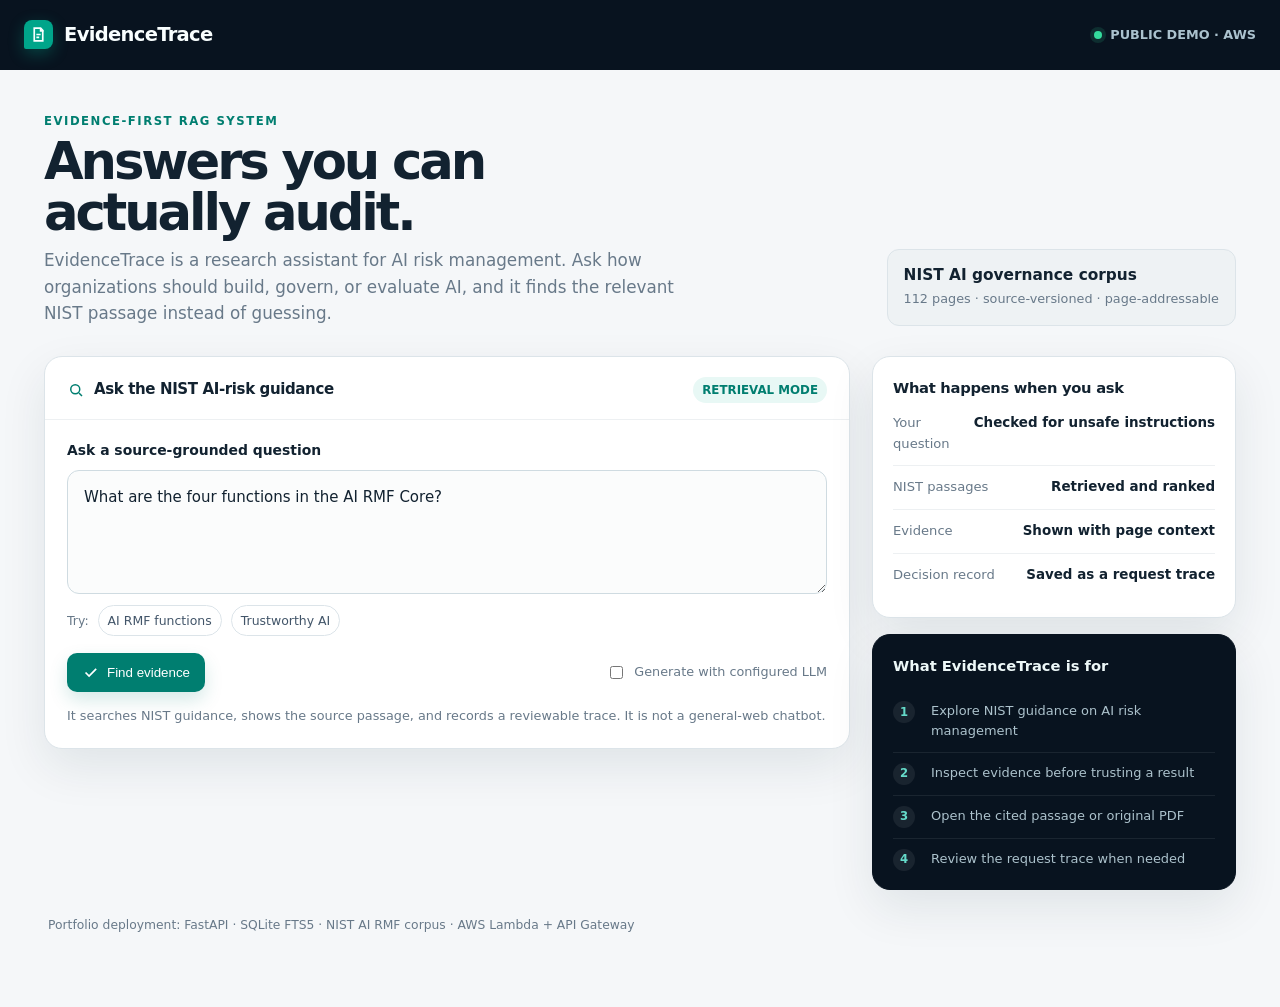
<file: app/static/index.html>
<!doctype html>
<html lang="en">
<head>
  <meta charset="utf-8">
  <meta name="viewport" content="width=device-width, initial-scale=1">
  <meta name="theme-color" content="#08131f">
  <title>EvidenceTrace — Evidence-first RAG</title>
  <style>
    :root { --navy:#08131f; --ink:#122230; --muted:#687989; --paper:#f5f7f9; --white:#fff; --line:#dce4e9; --teal:#00a58a; --teal-dark:#007e70; --teal-soft:#e8f8f5; --danger:#a74536; --shadow:0 18px 48px rgba(16,39,58,.09); }
    * { box-sizing:border-box; } body { margin:0; min-width:320px; background:var(--paper); color:var(--ink); font:15px/1.55 Inter,ui-sans-serif,system-ui,-apple-system,"Segoe UI",sans-serif; } a { color:inherit; }
    .topbar { background:var(--navy); color:#f9ffff; min-height:70px; display:flex; align-items:center; justify-content:space-between; padding:0 max(24px,calc((100vw - 1240px)/2)); }
    .brand { display:flex; gap:11px; align-items:center; font-weight:780; letter-spacing:-.035em; font-size:1.22rem; text-decoration:none; }.mark { width:29px;height:29px;display:grid;place-items:center;background:var(--teal);border-radius:8px 8px 8px 2px;box-shadow:0 5px 16px #00a58a55; }.mark svg{width:17px;height:17px}.env{display:flex;align-items:center;gap:8px;color:#abc2ce;font-size:.8rem;font-weight:650}.dot{width:8px;height:8px;background:#34dc9d;border-radius:50%;box-shadow:0 0 0 4px #34dc9d22}
    .shell { max-width:1240px; margin:auto; padding:42px 24px 72px; }.hero{display:flex;justify-content:space-between;align-items:end;gap:36px;margin-bottom:30px}.eyebrow{color:var(--teal-dark);font-size:.73rem;font-weight:800;letter-spacing:.13em;text-transform:uppercase}h1{margin:6px 0 10px;font-size:clamp(2.1rem,4vw,3.9rem);line-height:.99;letter-spacing:-.06em;max-width:720px}.lede{margin:0;max-width:660px;color:var(--muted);font-size:1.05rem}.corpus{min-width:200px;padding:14px 16px;background:#eef2f4;border:1px solid var(--line);border-radius:12px}.corpus strong{display:block;font-size:.96rem}.corpus span{color:var(--muted);font-size:.8rem}
    .workspace{display:grid;grid-template-columns:minmax(0,1.55fr) minmax(285px,.7fr);gap:22px;align-items:start}.card{background:var(--white);border:1px solid var(--line);border-radius:18px;box-shadow:var(--shadow)}.ask-card{overflow:hidden}.card-head{padding:20px 22px 16px;border-bottom:1px solid #edf0f2;display:flex;justify-content:space-between;align-items:center;gap:12px}.card-title{display:flex;align-items:center;gap:9px;font-weight:780;letter-spacing:-.025em}.card-title svg{width:18px;color:var(--teal-dark)}.mode{color:var(--teal-dark);background:var(--teal-soft);padding:4px 9px;border-radius:999px;font-weight:750;font-size:.74rem;white-space:nowrap}
    .composer{padding:20px 22px 22px}label[for="question"]{display:block;font-weight:700;font-size:.87rem;margin-bottom:8px}textarea{width:100%;display:block;min-height:124px;border:1px solid #cfdbe1;border-radius:12px;resize:vertical;padding:15px 16px;color:var(--ink);background:#fbfcfc;font:inherit;outline:none;transition:.18s}textarea:focus{background:#fff;border-color:var(--teal);box-shadow:0 0 0 4px #00a58a18}.example-row{display:flex;align-items:center;gap:9px;margin-top:11px;color:var(--muted);font-size:.78rem;overflow:auto;white-space:nowrap}.example{border:1px solid var(--line);background:#fff;color:#425569;border-radius:99px;padding:5px 9px;font:inherit;cursor:pointer;transition:.18s}.example:hover{border-color:var(--teal);color:var(--teal-dark)}.actions{display:flex;align-items:center;justify-content:space-between;gap:14px;margin-top:17px}.primary{appearance:none;border:0;border-radius:10px;padding:11px 15px;background:var(--teal-dark);color:#fff;font:750 .9rem/1 inherit;cursor:pointer;box-shadow:0 8px 18px #007e702b;transition:.18s;display:inline-flex;align-items:center;gap:8px}.primary:hover{transform:translateY(-1px);background:#006e62}.primary:disabled{opacity:.62;cursor:wait;transform:none}.primary svg{width:17px}.toggle{display:flex;gap:8px;align-items:center;color:var(--muted);font-size:.8rem}.toggle input{accent-color:var(--teal-dark)}.status{margin-top:14px;min-height:20px;color:var(--muted);font-size:.8rem}.error{color:var(--danger);font-weight:650}
    .result{display:none;margin-top:22px;overflow:hidden}.result.visible{display:block}.result-top{padding:17px 22px;display:flex;align-items:center;gap:8px;flex-wrap:wrap;border-bottom:1px solid #edf0f2}.pill{display:inline-flex;align-items:center;min-height:26px;border-radius:999px;padding:3px 9px;border:1px solid var(--line);font-weight:750;font-size:.75rem;color:#536577;background:#fff}.pill.answer{color:var(--teal-dark);background:var(--teal-soft);border-color:#b7e9df}.pill.abstain{color:#8c570f;background:#fff6e7;border-color:#efd29c}.trace{margin-left:auto;color:var(--teal-dark);text-decoration:none}.answer-block{padding:22px}.section-kicker{font-size:.7rem;color:var(--muted);font-weight:800;letter-spacing:.1em;text-transform:uppercase;margin-bottom:7px}#answer{white-space:pre-wrap;font-size:1.02rem;line-height:1.65}.source-label{padding:0 22px 12px;color:var(--muted);font-size:.78rem}.citations{padding:0 22px 22px;display:grid;gap:10px}.citation{padding:14px 15px;border:1px solid var(--line);border-radius:12px;background:#fff;transition:.18s}.citation:hover{border-color:#9bd8cf;background:#fcfffe}.citation-head{display:flex;gap:10px;align-items:flex-start}.citation-number{min-width:28px;height:28px;display:grid;place-items:center;color:var(--teal-dark);background:var(--teal-soft);border-radius:7px;font-size:.77rem;font-weight:800}.citation h3{margin:0;font-size:.88rem;line-height:1.35}.citation a{display:inline-block;color:var(--teal-dark);margin-top:4px;font-size:.79rem;font-weight:700}.citation p{margin:9px 0 0;color:var(--muted);font-size:.81rem;line-height:1.45}
    .side{display:grid;gap:16px}.side-card{padding:20px}.side-card h2{font-size:.92rem;margin:0 0 14px;letter-spacing:-.02em}.metric{display:grid;grid-template-columns:1fr auto;gap:6px;padding:11px 0;border-top:1px solid #edf0f2}.metric:first-of-type{border-top:0;padding-top:0}.metric span{color:var(--muted);font-size:.82rem}.metric strong{font-size:.84rem}.flow{padding:0;overflow:hidden;background:var(--navy);color:#edf8f8;border-color:var(--navy)}.flow h2{padding:20px 20px 0;margin:0;font-size:.92rem}.steps{list-style:none;margin:14px 0 0;padding:0 20px 18px;counter-reset:step}.steps li{counter-increment:step;display:grid;grid-template-columns:28px 1fr;gap:10px;padding:10px 0;color:#acc2cc;font-size:.81rem;border-bottom:1px solid #ffffff13}.steps li:last-child{border:0;padding-bottom:0}.steps li::before{content:counter(step);width:22px;height:22px;display:grid;place-items:center;border-radius:50%;background:#ffffff12;color:#65dac9;font-size:.73rem;font-weight:800}.footnote{margin:26px 4px 0;color:var(--muted);font-size:.77rem}
    .citation-actions{display:flex;gap:12px;flex-wrap:wrap;margin-top:10px}.citation-actions a{display:inline-block;color:var(--teal-dark);font-size:.78rem;font-weight:750;text-decoration:none}.citation-actions a:first-child{padding:4px 8px;border:1px solid #b7e9df;background:var(--teal-soft);border-radius:999px}.citation-actions a:hover{text-decoration:underline}
    @media(max-width:820px){.hero{display:block}.corpus{margin-top:22px;max-width:280px}.workspace{grid-template-columns:1fr}.side{grid-template-columns:repeat(2,minmax(0,1fr))}.flow{grid-column:1/-1}}@media(max-width:540px){.topbar{padding:0 18px}.env{display:none}.shell{padding:30px 16px 50px}.card-head,.composer,.answer-block,.result-top{padding-left:16px;padding-right:16px}.source-label,.citations{padding-left:16px;padding-right:16px}.actions{align-items:flex-start;flex-direction:column}.side{grid-template-columns:1fr}.trace{margin-left:0}}
  </style>
</head>
<body>
  <header class="topbar"><a class="brand" href="./"><span class="mark" aria-hidden="true"><svg viewBox="0 0 24 24" fill="none" stroke="currentColor" stroke-width="2.4"><path d="M6 3h9l3 3v15H6z"/><path d="M9 12h6M9 16h4M15 3v4h4"/></svg></span>EvidenceTrace</a><div class="env"><span class="dot"></span>PUBLIC DEMO · AWS</div></header>
  <main class="shell">
    <section class="hero"><div><div class="eyebrow">Evidence-first RAG system</div><h1>Answers you can<br>actually audit.</h1><p class="lede">EvidenceTrace is a research assistant for AI risk management. Ask how organizations should build, govern, or evaluate AI, and it finds the relevant NIST passage instead of guessing.</p></div><div class="corpus"><strong>NIST AI governance corpus</strong><span>112 pages · source-versioned · page-addressable</span></div></section>
    <div class="workspace"><div>
      <section class="card ask-card"><div class="card-head"><div class="card-title"><svg viewBox="0 0 24 24" fill="none" stroke="currentColor" stroke-width="2"><circle cx="11" cy="11" r="6"/><path d="m16 16 4 4"/></svg>Ask the NIST AI-risk guidance</div><span class="mode">RETRIEVAL MODE</span></div><div class="composer"><label for="question">Ask a source-grounded question</label><textarea id="question" spellcheck="true">What are the four functions in the AI RMF Core?</textarea><div class="example-row"><span>Try:</span><button class="example" type="button" data-question="What are the four functions in the AI RMF Core?">AI RMF functions</button><button class="example" type="button" data-question="How does NIST describe trustworthy AI characteristics?">Trustworthy AI</button></div><div class="actions"><button class="primary" id="ask"><svg viewBox="0 0 24 24" fill="none" stroke="currentColor" stroke-width="2.4"><path d="m5 12 5 5L20 7"/></svg>Find evidence</button><label class="toggle"><input type="checkbox" id="generate"> Generate with configured LLM</label></div><div id="status" class="status">It searches NIST guidance, shows the source passage, and records a reviewable trace. It is not a general-web chatbot.</div></div></section>
      <section id="result" class="card result" aria-live="polite"><div class="result-top"><span id="state" class="pill"></span><span id="coverage" class="pill"></span><a id="trace" class="pill trace" target="_blank" rel="noreferrer"></a></div><div class="answer-block"><div class="section-kicker">Response</div><div id="answer"></div></div><div class="source-label">Supporting evidence · View the exact indexed passage here, or open the original NIST PDF independently</div><div id="citations" class="citations"></div></section>
    </div><aside class="side"><section class="card side-card"><h2>What happens when you ask</h2><div class="metric"><span>Your question</span><strong>Checked for unsafe instructions</strong></div><div class="metric"><span>NIST passages</span><strong>Retrieved and ranked</strong></div><div class="metric"><span>Evidence</span><strong>Shown with page context</strong></div><div class="metric"><span>Decision record</span><strong>Saved as a request trace</strong></div></section><section class="card flow"><h2>What EvidenceTrace is for</h2><ol class="steps"><li>Explore NIST guidance on AI risk management</li><li>Inspect evidence before trusting a result</li><li>Open the cited passage or original PDF</li><li>Review the request trace when needed</li></ol></section></aside></div>
    <p class="footnote">Portfolio deployment: FastAPI · SQLite FTS5 · NIST AI RMF corpus · AWS Lambda + API Gateway</p>
  </main>
  <script>
    const ask=document.querySelector('#ask'),question=document.querySelector('#question'),status=document.querySelector('#status'),result=document.querySelector('#result');
    const escape=value=>String(value??'').replace(/[&<>"']/g,char=>({'&':'&amp;','<':'&lt;','>':'&gt;','"':'&quot;',"'":'&#39;'}[char]));
    document.querySelectorAll('[data-question]').forEach(button=>button.addEventListener('click',()=>{question.value=button.dataset.question;question.focus()}));
    ask.addEventListener('click',async()=>{const prompt=question.value.trim();if(!prompt){status.innerHTML='<span class="error">Enter a question first.</span>';question.focus();return}ask.disabled=true;status.textContent='Retrieving and validating evidence…';result.classList.remove('visible');try{
      // Deliberately relative: the public API is hosted under its /default stage.
      const response=await fetch('v1/query',{method:'POST',headers:{'Content-Type':'application/json'},body:JSON.stringify({question:prompt,generate_answer:document.querySelector('#generate').checked})});const body=await response.json();if(!response.ok)throw new Error(body.detail||'Request failed');
      const state=document.querySelector('#state');state.textContent=body.status.replace('_',' ');state.className='pill '+(body.status==='abstained'?'abstain':'answer');document.querySelector('#coverage').textContent=`evidence sources ${body.citations.length}`;const trace=document.querySelector('#trace');trace.href=`v1/traces/${body.trace_id}`;trace.textContent=`view trace ${body.trace_id.slice(0,8)}`;document.querySelector('#answer').textContent=body.answer;
      document.querySelector('#citations').innerHTML=body.citations.map(c=>{const page=c.page_start||'n/a';const nistPublication=(c.source_uri.match(/10\.6028\/(NIST\.AI\.[\d-]+)/)||[])[1];const originalPdf=nistPublication?`https://nvlpubs.nist.gov/nistpubs/ai/${nistPublication}.pdf#page=${page}`:c.source_uri;return `<article class="citation"><div class="citation-head"><span class="citation-number">${escape(c.citation_id)}</span><div><h3>${escape(c.document_title)}</h3><div class="citation-actions"><a href="v1/evidence/${encodeURIComponent(c.chunk_id)}">View cited passage</a><a href="${escape(originalPdf)}" target="_blank" rel="noreferrer">Original PDF · page ${escape(page)} ↗</a></div></div></div><p>${escape(c.text.slice(0,310))}…</p></article>`}).join('')||'<div class="citation"><p>No supporting source was returned.</p></div>';result.classList.add('visible');status.textContent=`Evidence checked in ${body.latency_ms} ms.`
    }catch(error){status.innerHTML=`<span class="error">${escape(error.message)}</span>`}finally{ask.disabled=false}});
  </script>
</body>
</html>
</file>
